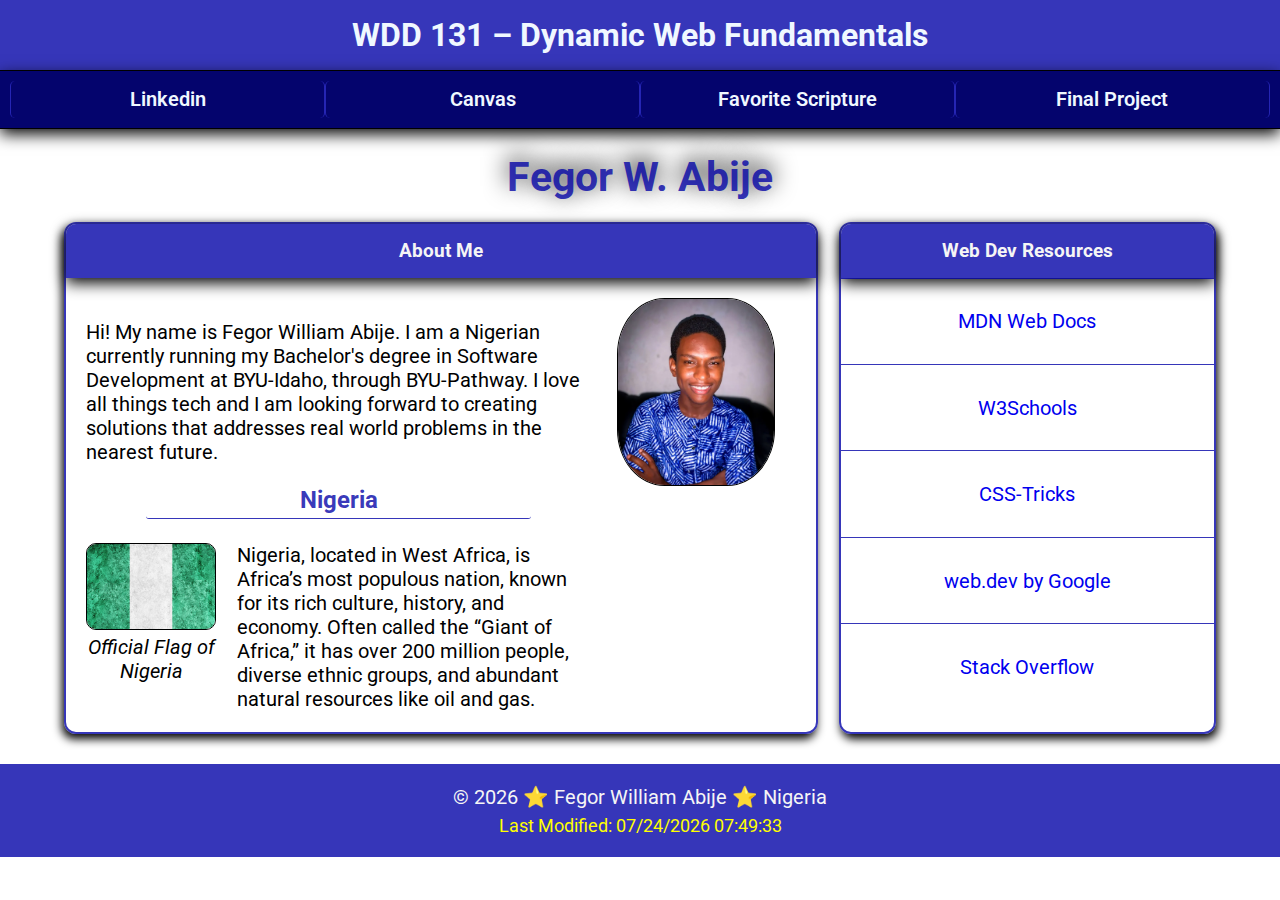
<file: index.html>
<!DOCTYPE html>
<html lang="en">
    <head>
        <meta charset="UTF-8">
        <meta name="viewport" content="width=device-width, initial-scale=1.0">
        <meta name="author" content="Fegor William Abije">
        <meta name="description" content="WDD 131 – Dynamic Web Fundamentals. Fegor Abije's personal website.">

        <link rel="preconnect" href="https://fonts.googleapis.com">
        <link rel="preconnect" href="https://fonts.gstatic.com" crossorigin>
        <link href="https://fonts.googleapis.com/css2?family=Roboto:ital,wght@0,100..900;1,100..900&display=swap"
            rel="stylesheet">

        <title>WDD 131 – Dynamic Web Fundamentals – Fegor Abije</title>
        <link rel="stylesheet" href="styles/base.css">
        <script src="scripts/getdates.js" defer></script>
    </head>
    <body>
        <header>
            <span id="course-title">WDD 131 – Dynamic Web Fundamentals</span>

            <!--Navigation Menu-->
            <nav>
                <ul>
                    <li><a href="https://linkedin.com">Linkedin</a></li>
                    <li><a href="https://byupw.instructure.com">Canvas</a></li>
                    <li><a href="https://www.churchofjesuschrist.org/study/scriptures/nt/matt/5?lang=eng&id=p8#p8">Favorite Scripture</a></li>
                    <li><a href="#">Final Project</a></li>
                </ul>
            </nav>
        </header>
        <main>
            <h1>Fegor W. Abije</h1>

            <!--About Card Section-->
            <section class="card about-section">
                <h2>About Me</h2>

                <!--About Section-->
                <div class="card-position">
                    <!--About Me Section-->
                    <div class="about-me">
                        <img src="images/profile-image.webp" alt="Fegor Abije">

                        <p>Hi! My name is Fegor William Abije. I am a Nigerian currently running my Bachelor's degree in Software Development at BYU-Idaho, through BYU-Pathway. I love all things tech and I am looking forward to creating solutions that addresses real world problems in the nearest future.</p>
                    </div>    

                    <!--About Country (Nigeria) Section-->
                    <div class="country">
                        <h3>Nigeria</h3>

                        <div class="about-nigeria">
                            <figure>
                                <img src="images/nigeria-flag.jpg" alt="Nigeria">
                                <figcaption>Official Flag of Nigeria</figcaption>
                            </figure>
                            
                            <p>Nigeria, located in West Africa, is Africa’s most populous nation, known for its rich culture, history, and economy.
                            Often called the “Giant of Africa,” it has over 200 million people, diverse ethnic groups, and abundant natural
                            resources like oil and gas.
                            </p>
                        </div>
                    </div>
                </div>
            </section>

            <!--Resource Card Section-->
            <section class="card resource-section">
                <h2>Web Dev Resources</h2>

                <!--Resources-->
                <div class="resources">
                    <ul>
                        <li><a href="https://developer.mozilla.org/en-US/">MDN Web Docs</a></li>
                        <li><a href="https://www.w3schools.com/">W3Schools</a></li>
                        <li><a href="https://css-tricks.com/">CSS-Tricks</a></li>
                        <li><a href="https://web.dev/">web.dev by Google</a></li>
                        <li><a href="https://stackoverflow.com/">Stack Overflow</a></li>
                    </ul>
                </div>    
            </section>
        </main>
        <footer>
            <!-- Copyright details -->
            <p>&copy; <span id="currentyear"></span> ⭐ Fegor William Abije ⭐ Nigeria</p>

            <!-- Document Last Modified Date -->
            <p id="lastmodified"></p>
        </footer>
    </body>
</html>
</file>
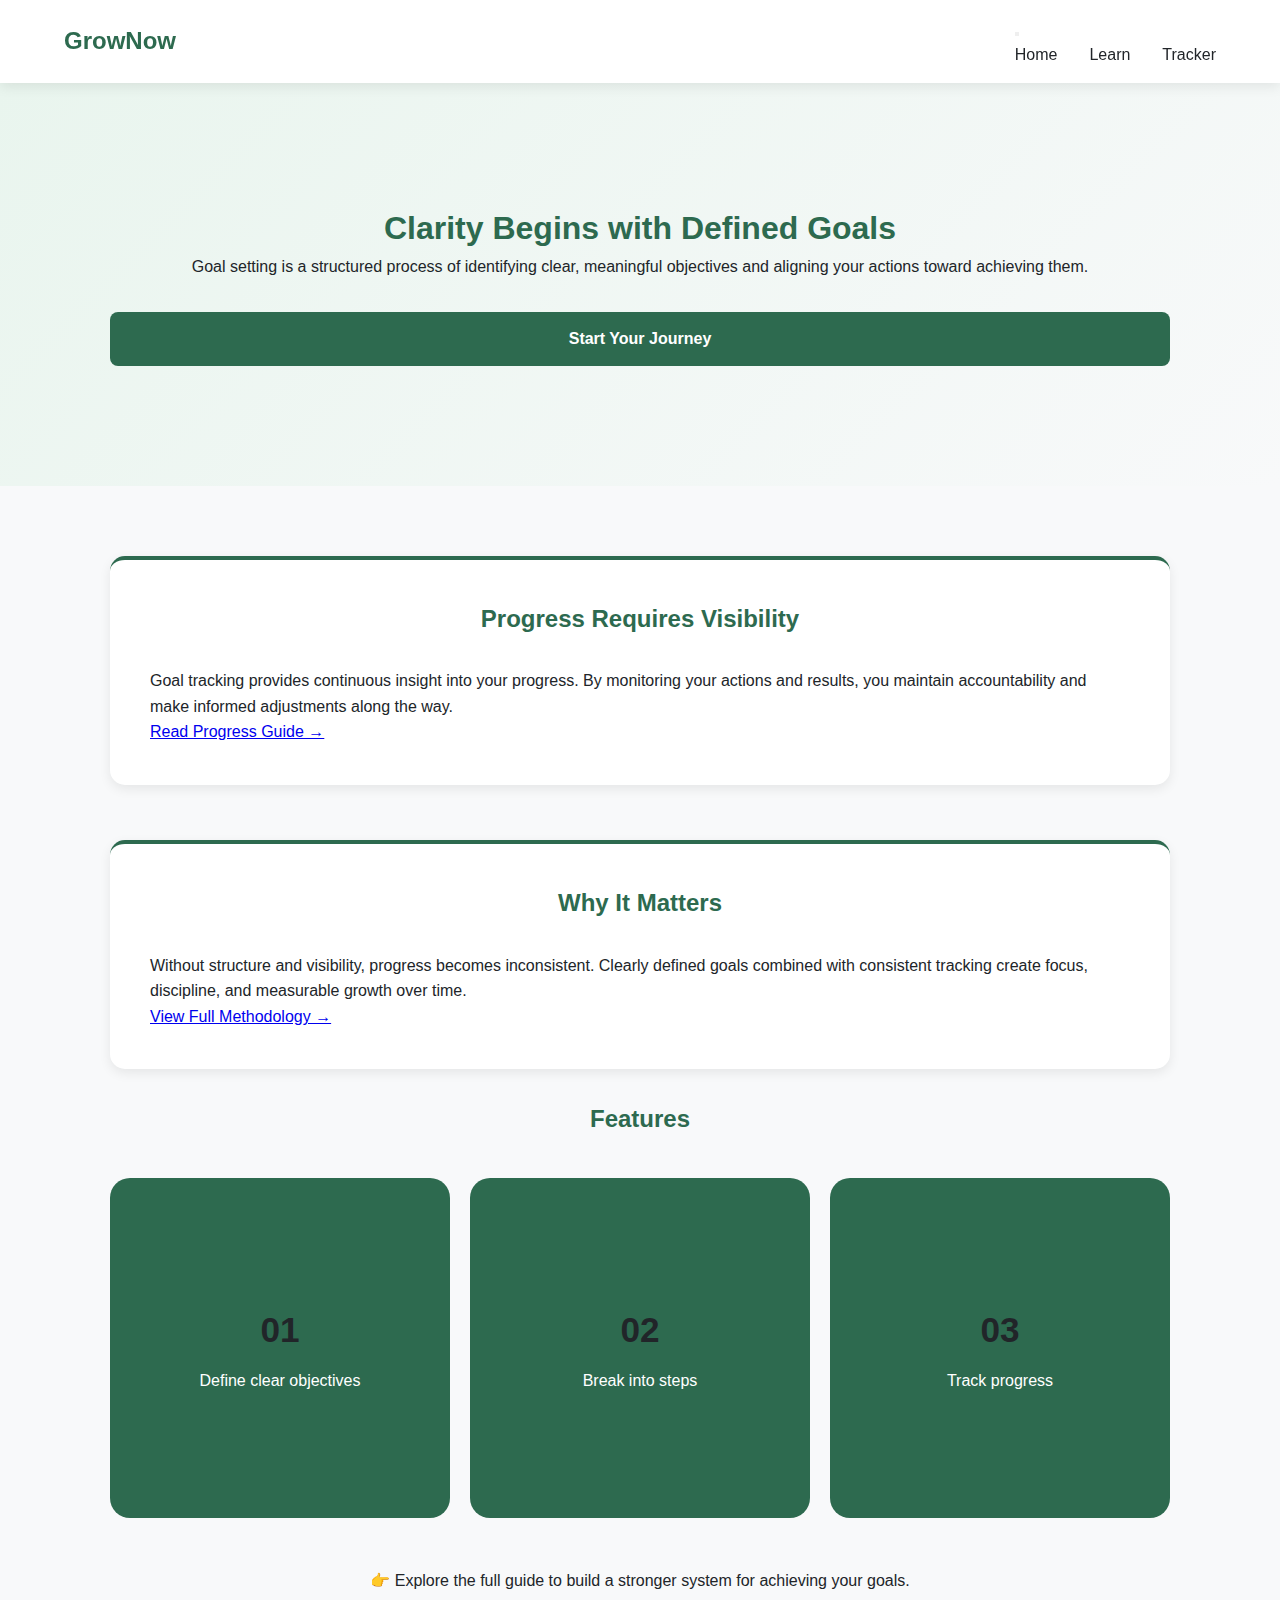
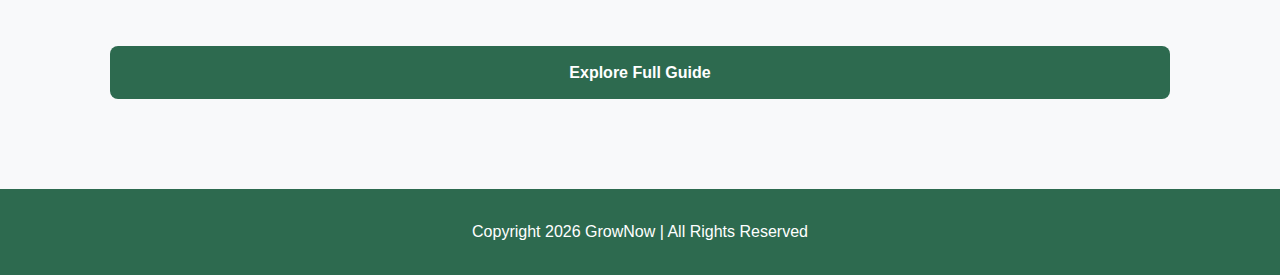
<file: project/index.html>
<!DOCTYPE html>
<html lang="en">
<head>
    <meta charset="UTF-8">
    <meta name="viewport" content="width=device-width, initial-scale=1.0">
    <meta name="description" content="GrowNow helps you define goals and track progress for measurable success.">
    <title>GrowNow | Home</title>
    <link rel="stylesheet" href="styles/grownow.css">
    <script src="scripts/app.js" defer></script>
</head>
<body>
    <header>
        <a href="index.html" class="logo">GrowNow</a>
        <nav>
            <button class="menu-button" title="Toggle navigation menu">
                <div class="menu-bar"></div>
                <div class="menu-bar"></div>
                <div class="menu-bar"></div>
            </button>

            <ul class="nav-links">
                <li><a href="index.html">Home</a></li>
                <li><a href="education.html">Learn</a></li>
                <li><a href="app.html">Tracker</a></li>
            </ul>
        </nav>
    </header>

    <main>
        <section class="hero">
            <div class="container">
                <h1>Clarity Begins with Defined Goals</h1>
                <p>Goal setting is a structured process of identifying clear, meaningful objectives and aligning your actions toward achieving them.</p>
                <a href="app.html" class="btn-primary">Start Your Journey</a>
            </div>
        </section>

        <section class="container">
            <div class="feature-list">
                <div class="feature-card">
                    <h2>Progress Requires Visibility</h2>
                    <p>Goal tracking provides continuous insight into your progress. By monitoring your actions and results, you maintain accountability and make informed adjustments along the way.</p>
                    <a href="education.html" class="btn-link">Read Progress Guide →</a>
                </div>

                <div class="feature-card">
                    <h2>Why It Matters</h2>
                    <p>Without structure and visibility, progress becomes inconsistent. Clearly defined goals combined with consistent tracking create focus, discipline, and measurable growth over time.</p>
                    <a href="education.html" class="btn-link">View Full Methodology →</a>
                </div>
            </div>

            <h2>Features</h2>
            <div class="feature-grid">
                <div class="feature-item">
                    <h3>01</h3>
                    <p>Define clear objectives</p>
                </div>
                <div class="feature-item">
                    <h3>02</h3>
                    <p>Break into steps</p>
                </div>
                <div class="feature-item">
                    <h3>03</h3>
                    <p>Track progress</p>
                </div>
            </div>

            <div style="text-align:center; margin-top: 50px;">
                <p style="margin-bottom: 20px;">👉 Explore the full guide to build a stronger system for achieving your goals.</p>
                <a href="education.html" class="btn-primary">Explore Full Guide</a>
            </div>
        </section>
    </main>

    <footer>
        <p>Copyright 2026 GrowNow | All Rights Reserved</p>
    </footer>
</body>
</html>
</file>
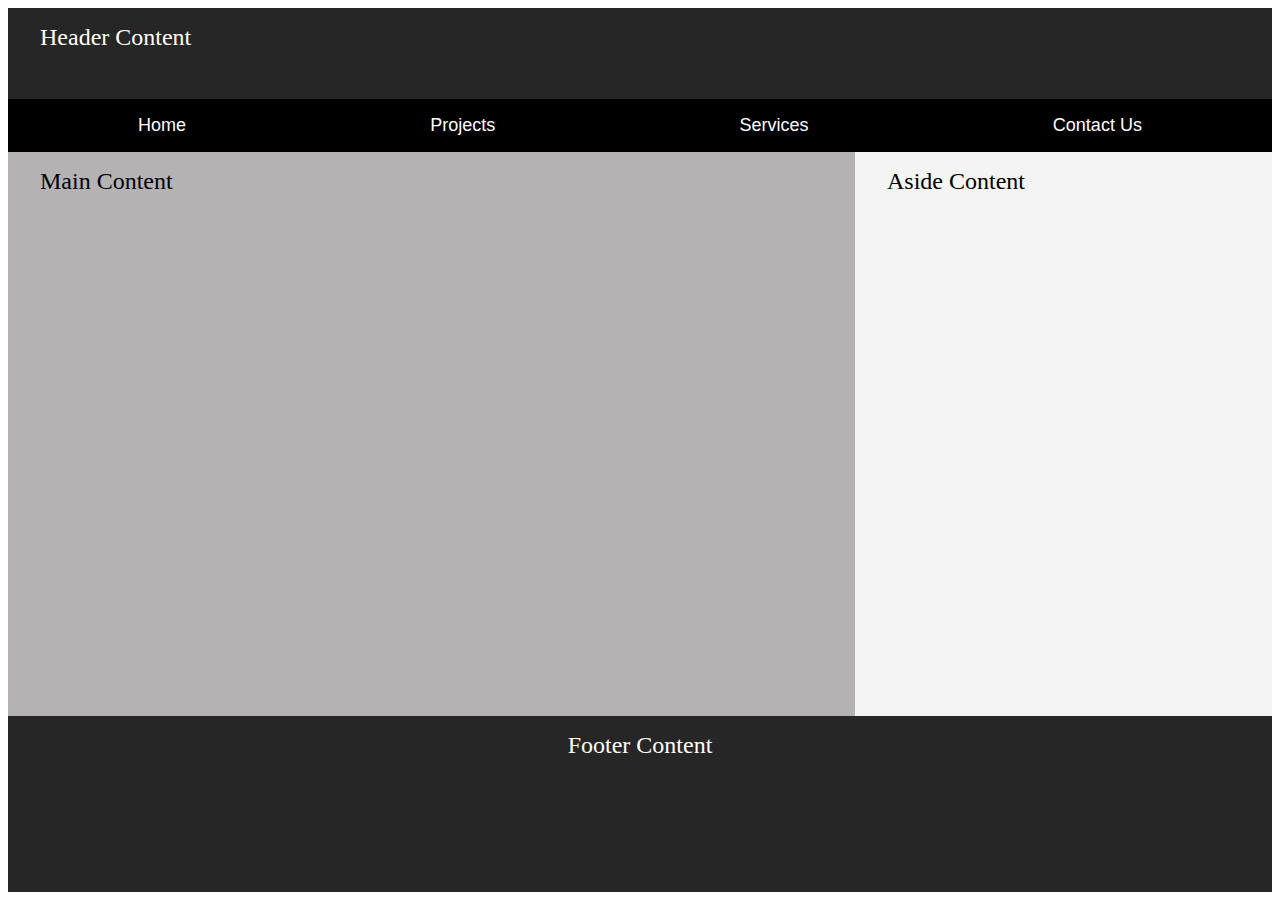
<file: week01/index.html>
<!DOCTYPE html>
<html lang="en">
    <head>
        <meta charset="UTF-8">
        <meta name="viewport" content="width=device-width, initial-scale=1.0">
        <title>WDD131 || Fegor William Abije</title>
        <link rel="stylesheet" href="styles/layout.css">
    </head>
    <body>
        <header>
            <div>Header Content</div>
            <nav>
                <ul>
                    <li>Home</li>
                    <li>Projects</li>
                    <li>Services</li>
                    <li>Contact Us</li>
                </ul>
            </nav>
        </header>
        <main>
            Main Content
        </main>

        <aside>Aside Content</aside>
        <footer>
            Footer Content
        </footer>
    </body>
</html>
</file>
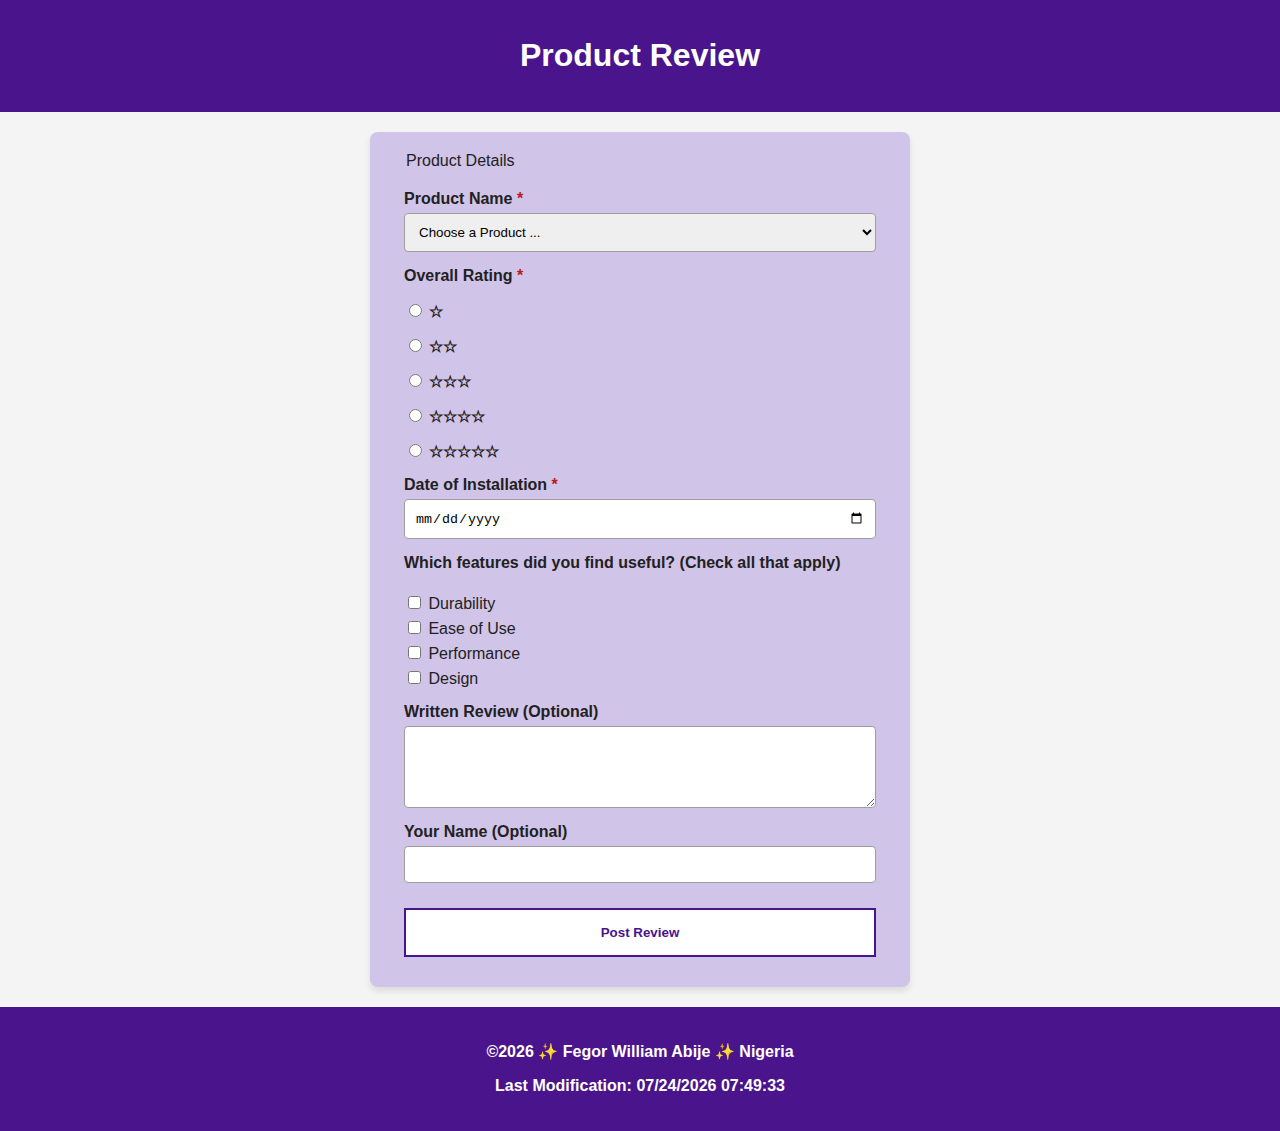
<file: form.html>
<!DOCTYPE html>
<html lang="en">
<head>
    <meta charset="UTF-8">
    <meta name="viewport" content="width=device-width, initial-scale=1.0">
    <title>Product Review Form</title>
    <meta name="description" content="Submit a review for our latest products.">
    <link rel="stylesheet" href="week05/styles/forms.css">
    <script src="week05/scripts/form.js" defer></script>
</head>
<body>
    <header>
        <h1>Product Review</h1>
    </header>
    <main>
        <form id="reviewForm" action="review.html" method="get">
            <fieldset>
                <legend>Product Details</legend>
                
                <label for="productName">Product Name <span class="required">*</span></label>
                <select id="productName" name="productName" required>
                    <option value="" disabled selected>Choose a Product ...</option>
                </select>

                <div class="rating-group">
                    <p>Overall Rating <span class="required">*</span></p>
                    <div class="stars">
                        <label><input type="radio" name="rating" value="1" required> <span>☆</span></label>
                        <label><input type="radio" name="rating" value="2"> <span>☆☆</span></label>
                        <label><input type="radio" name="rating" value="3"> <span>☆☆☆</span></label>
                        <label><input type="radio" name="rating" value="4"> <span>☆☆☆☆</span></label>
                        <label><input type="radio" name="rating" value="5"> <span>☆☆☆☆☆</span></label>
                    </div>
                </div>

                <label for="installDate">Date of Installation <span class="required">*</span></label>
                <input type="date" id="installDate" name="installDate" required>

                <p>Which features did you find useful? (Check all that apply)</p>
                <div class="checkbox-group">
                    <label><input type="checkbox" name="features" value="durability" id="durability"> Durability</label>
                    <label><input type="checkbox" name="features" value="ease" id="ease"> Ease of Use</label>
                    <label><input type="checkbox" name="features" value="performance" id="performance"> Performance</label>
                    <label><input type="checkbox" name="features" value="design" id="design"> Design</label>
                </div>

                <label for="writtenReview">Written Review (Optional)</label>
                <textarea id="writtenReview" name="writtenReview" rows="4"></textarea>

                <label for="userName">Your Name (Optional)</label>
                <input type="text" id="userName" name="userName">

                <input type="submit" value="Post Review">
            </fieldset>
        </form>
    </main>
    <footer>
        <p>&copy;<span id="currentYear"></span> ✨ Fegor William Abije ✨ Nigeria</p>
        <p>Last Modification: <span id="lastMod"></span></p>
    </footer>
</body>
</html>
</file>
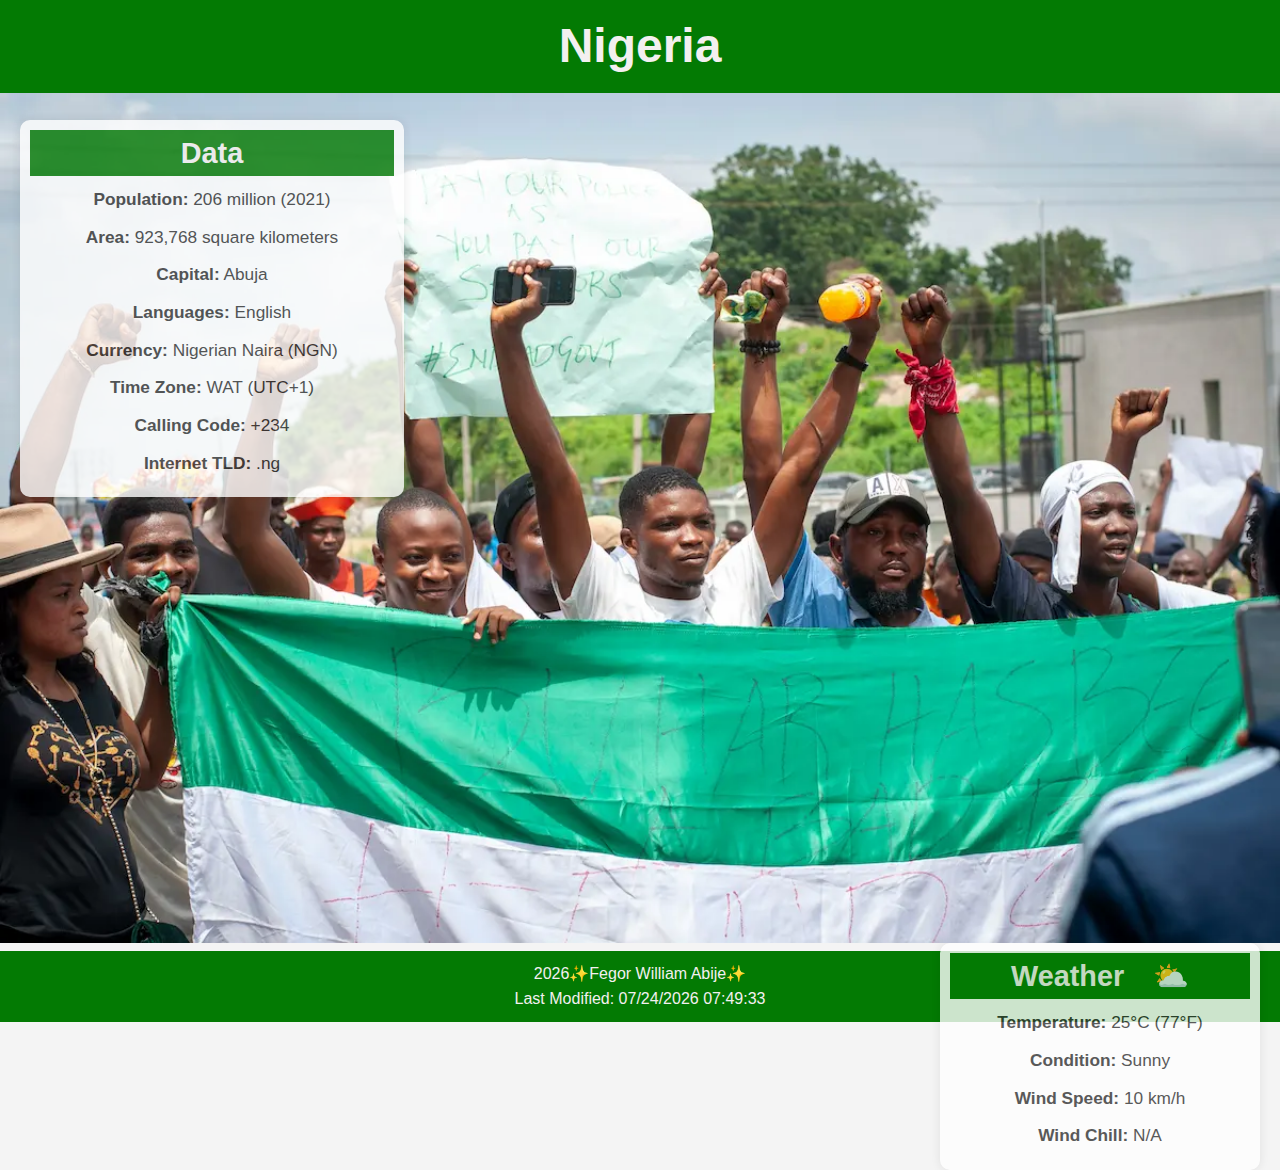
<file: place.html>
<!DOCTYPE html>
<html lang="en">
<head>
    <meta charset="UTF-8">
    <meta name="viewport" content="width=device-width, initial-scale=1.0">
    <meta name="description" content="This is the country page for Fegor William Abije's WDD131 Dynamic Web Fundamentals class project.">
    <meta name="author" content="Fegor William Abije">
    <title>Fegor William Abije - Country Page || WDD131 Dynamic Web Fundamentals</title>
    <link rel="stylesheet" href="week03/styles/place.css">
    <script src="week03/scripts/place.js" defer></script>
    <script src="scripts/getdates.js" defer></script>
</head>
<body>
    <header>
        <h1>Nigeria</h1>
    </header>
    <main>
        <div class="hero-section">
            <picture>
                <!-- <source srcset="images/nigeria's-flag-view.webp" media="(max-width: 768px)"> -->
                <source srcset="week03/images/nigerians-cheering.webp" media="(min-width: 1000px)">
                <img class="hero-image" src="week03/images/nigeria's-flag-view.webp" alt="Nigeria">
            </picture>

            <div class="country-data">
            <section class="data-section">
            <h2>Data</h2>
            <ul>
                <li><strong>Population:</strong> 206 million (2021)</li>
                <li><strong>Area:</strong> 923,768 square kilometers</li>
                <li><strong>Capital:</strong> Abuja</li>
                <li><strong>Languages:</strong> English</li>
                <li><strong>Currency:</strong> Nigerian Naira (NGN)</li>
                <li><strong>Time Zone:</strong> WAT (UTC+1)</li>
                <li><strong>Calling Code:</strong> +234</li>
                <li><strong>Internet TLD:</strong> .ng</li>
            </ul>
        </section>
        <section class="weather-section">
            <h2>Weather</h2>
            <img class="weather-icon" src="week03/images/icons/cloudy_1163661.png" alt="weather icon">
            <ul>
                <li><strong>Temperature:</strong> 25°C (77°F)</li>
                <li><strong>Condition:</strong> Sunny</li>
                <li><strong>Wind Speed:</strong> 10 km/h</li>
                <li><strong>Wind Chill:</strong> <span id="windchill"></span></li>
            </ul>
        </section>
        </div>
        </div>
    </main>
    <footer>
        <p><span id="currentyear"></span>✨Fegor William Abije✨</p>
        <p id="lastmodified"></p>
    </footer>
</body>
</html>
</file>
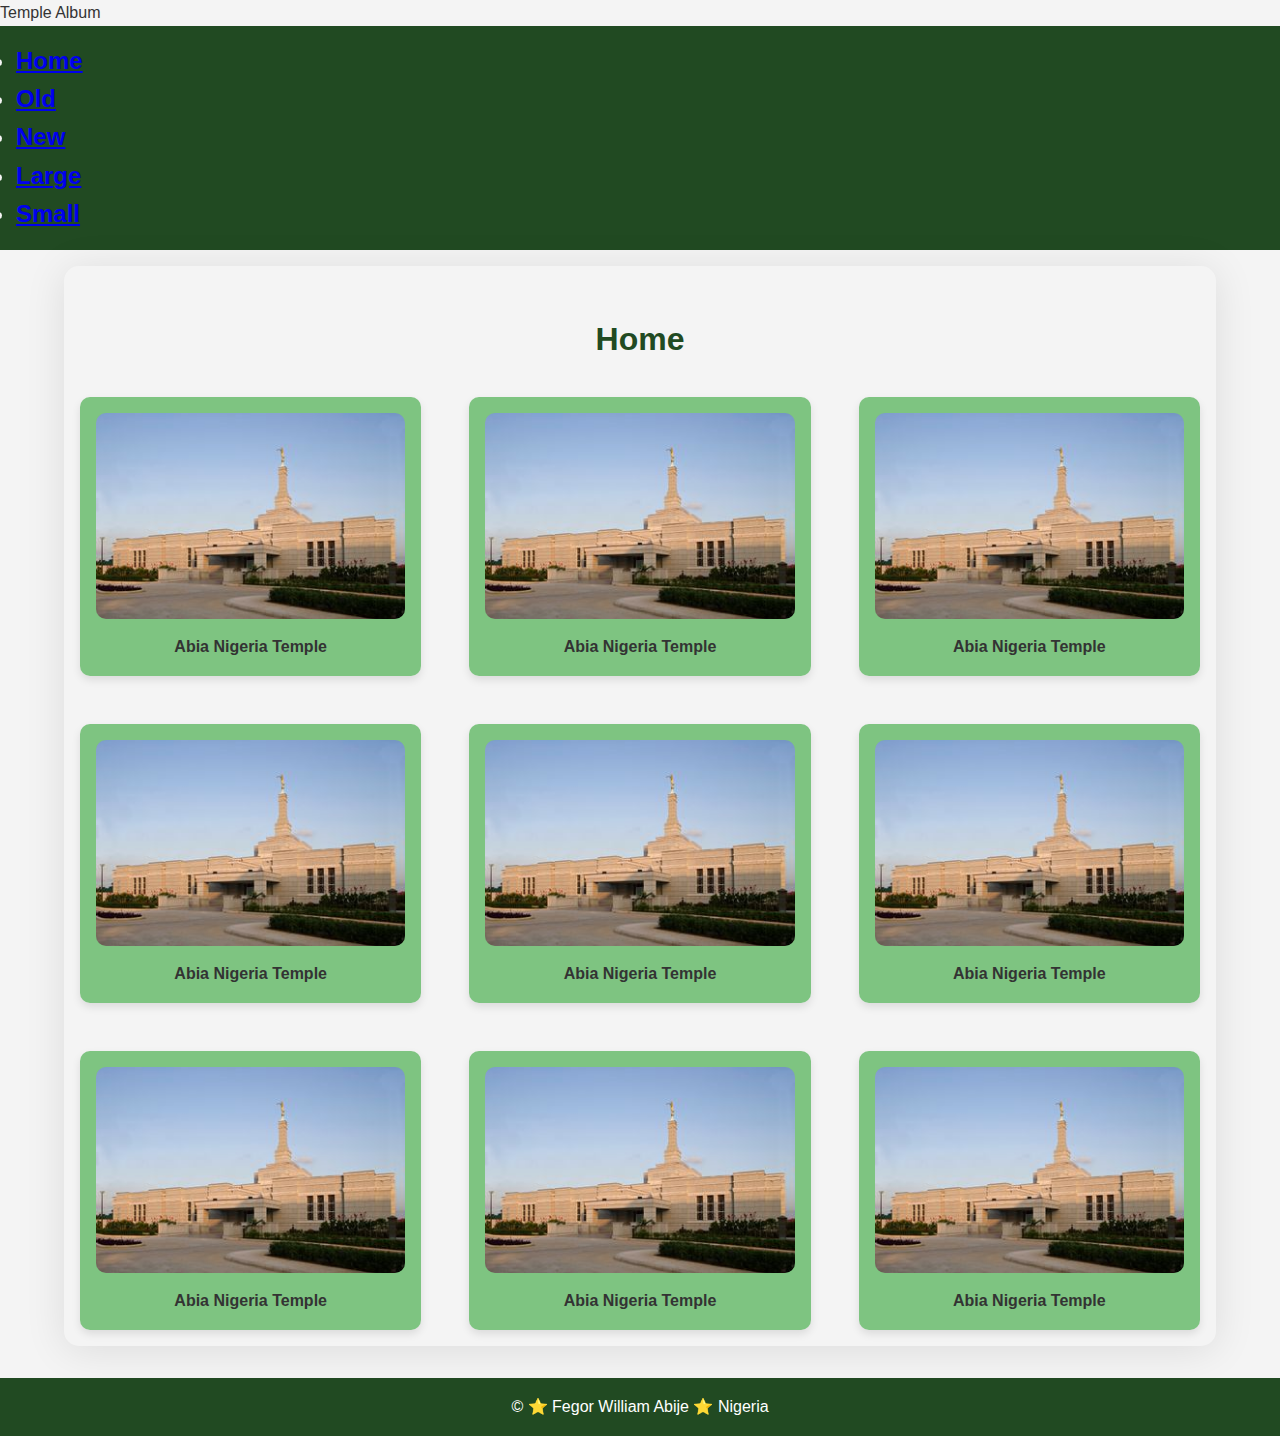
<file: temples.html>
<!DOCTYPE html>
<html lang="en">
    <head>
        <meta charset="UTF-8">
        <meta name="viewport" content="width=device-width, initial-scale=1.0">
        <title>Temple Album</title>
        <link rel="stylesheet" href="styles/temples.css">
        <link rel="stylesheet" href="styles/temples-large.css">
        <script src="scripts/temples.js" defer></script>
    </head>
    <body>
        <header>
            Temple Album

            <nav>
                <ul>
                    <li><a href="#">Home</a></li>
                    <li><a href="#">Old</a></li>
                    <li><a href="#">New</a></li>
                    <li><a href="#">Large</a></li>
                    <li><a href="#">Small</a></li>
                </ul>
            </nav>
        </header>

        <main>
            <h1>Home</h1>

            <div class="temples-grid">
                <figure>
                    <img src="images/aba-nigeria-temple.jpeg" alt="Abia Nigeria Temple">
                    <figcaption>Abia Nigeria Temple</figcaption>
                </figure>

                <figure>
                    <img src="images/aba-nigeria-temple.jpeg" alt="Abia Nigeria Temple">
                    <figcaption>Abia Nigeria Temple</figcaption>
                </figure>

                <figure>
                    <img src="images/aba-nigeria-temple.jpeg" alt="Abia Nigeria Temple">
                    <figcaption>Abia Nigeria Temple</figcaption>
                </figure>

                <figure>
                    <img src="images/aba-nigeria-temple.jpeg" alt="Abia Nigeria Temple">
                    <figcaption>Abia Nigeria Temple</figcaption>
                </figure>

                <figure>
                    <img src="images/aba-nigeria-temple.jpeg" alt="Abia Nigeria Temple">
                    <figcaption>Abia Nigeria Temple</figcaption>
                </figure>

                <figure>
                    <img src="images/aba-nigeria-temple.jpeg" alt="Abia Nigeria Temple">
                    <figcaption>Abia Nigeria Temple</figcaption>
                </figure>

                <figure>
                    <img src="images/aba-nigeria-temple.jpeg" alt="Abia Nigeria Temple">
                    <figcaption>Abia Nigeria Temple</figcaption>
                </figure>

                <figure>
                    <img src="images/aba-nigeria-temple.jpeg" alt="Abia Nigeria Temple">
                    <figcaption>Abia Nigeria Temple</figcaption>
                </figure>

                <figure>
                    <img src="images/aba-nigeria-temple.jpeg" alt="Abia Nigeria Temple">
                    <figcaption>Abia Nigeria Temple</figcaption>
                </figure>
            </div>
        </main>
        <footer>
            <p>&copy; <span id="currentyear"></span> ⭐ Fegor William Abije ⭐ Nigeria</p>
            <p id="lastmodified"></p>
        </footer>
    </body>
</html>
</file>
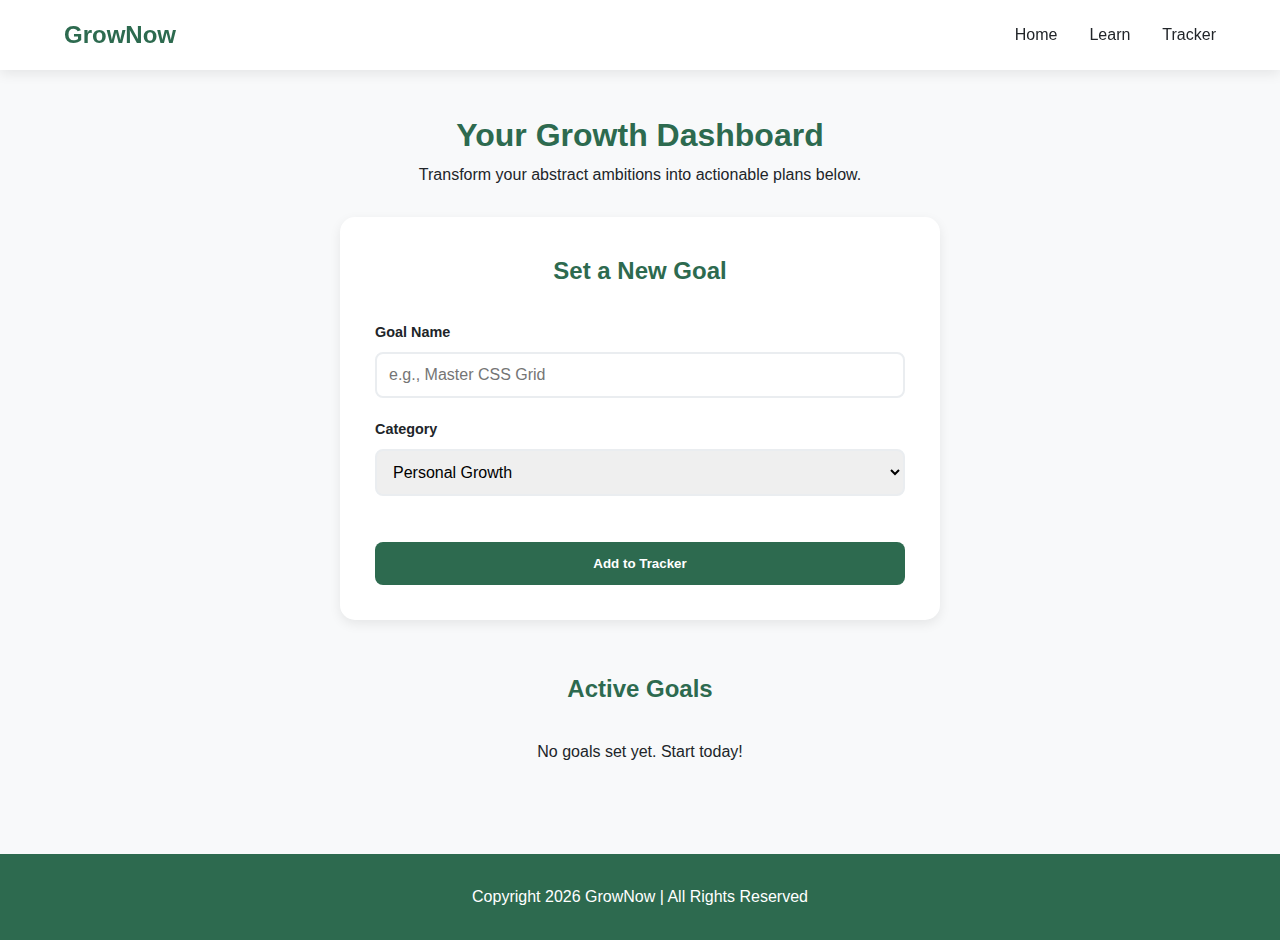
<file: project/app.html>
<!DOCTYPE html>
<html lang="en">
<head>
    <meta charset="UTF-8">
    <meta name="viewport" content="width=device-width, initial-scale=1.0">
    <meta name="description" content="GrowNow Goal Tracker - Manage and monitor your path to success.">
    <title>GrowNow | Goal Tracker</title>
    <link rel="stylesheet" href="styles/grownow.css">
    <script src="scripts/app.js" defer></script>
</head>
<body>
    <header>
        <a href="index.html" class="logo">GrowNow</a>
        <nav>
            <ul class="nav-links">
                <li><a href="index.html">Home</a></li>
                <li><a href="education.html">Learn</a></li>
                <li><a href="app.html">Tracker</a></li>
            </ul>
        </nav>
    </header>

    <main class="container">
        <section class="tracker-intro">
            <h1>Your Growth Dashboard</h1>
            <p>Transform your abstract ambitions into actionable plans below.</p>
        </section>

        <section class="form-box">
            <h2>Set a New Goal</h2>
            <form id="goal-form">
                <label for="goalName">Goal Name</label>
                <input type="text" id="goalName" placeholder="e.g., Master CSS Grid" required>

                <label for="goalCategory">Category</label>
                <select id="goalCategory">
                    <option value="Personal">Personal Growth</option>
                    <option value="Education">Education</option>
                    <option value="Business">Professional/Business</option>
                    <option value="Health">Health & Wellness</option>
                </select>

                <button type="submit" class="btn-primary">Add to Tracker</button>
            </form>
        </section>

        <section>
            <h2>Active Goals</h2>
            <div id="goal-display" class="feature-list">
                </div>
        </section>
    </main>

    <footer>
        <p>Copyright 2026 GrowNow | All Rights Reserved</p>
    </footer>
</body>
</html>
</file>
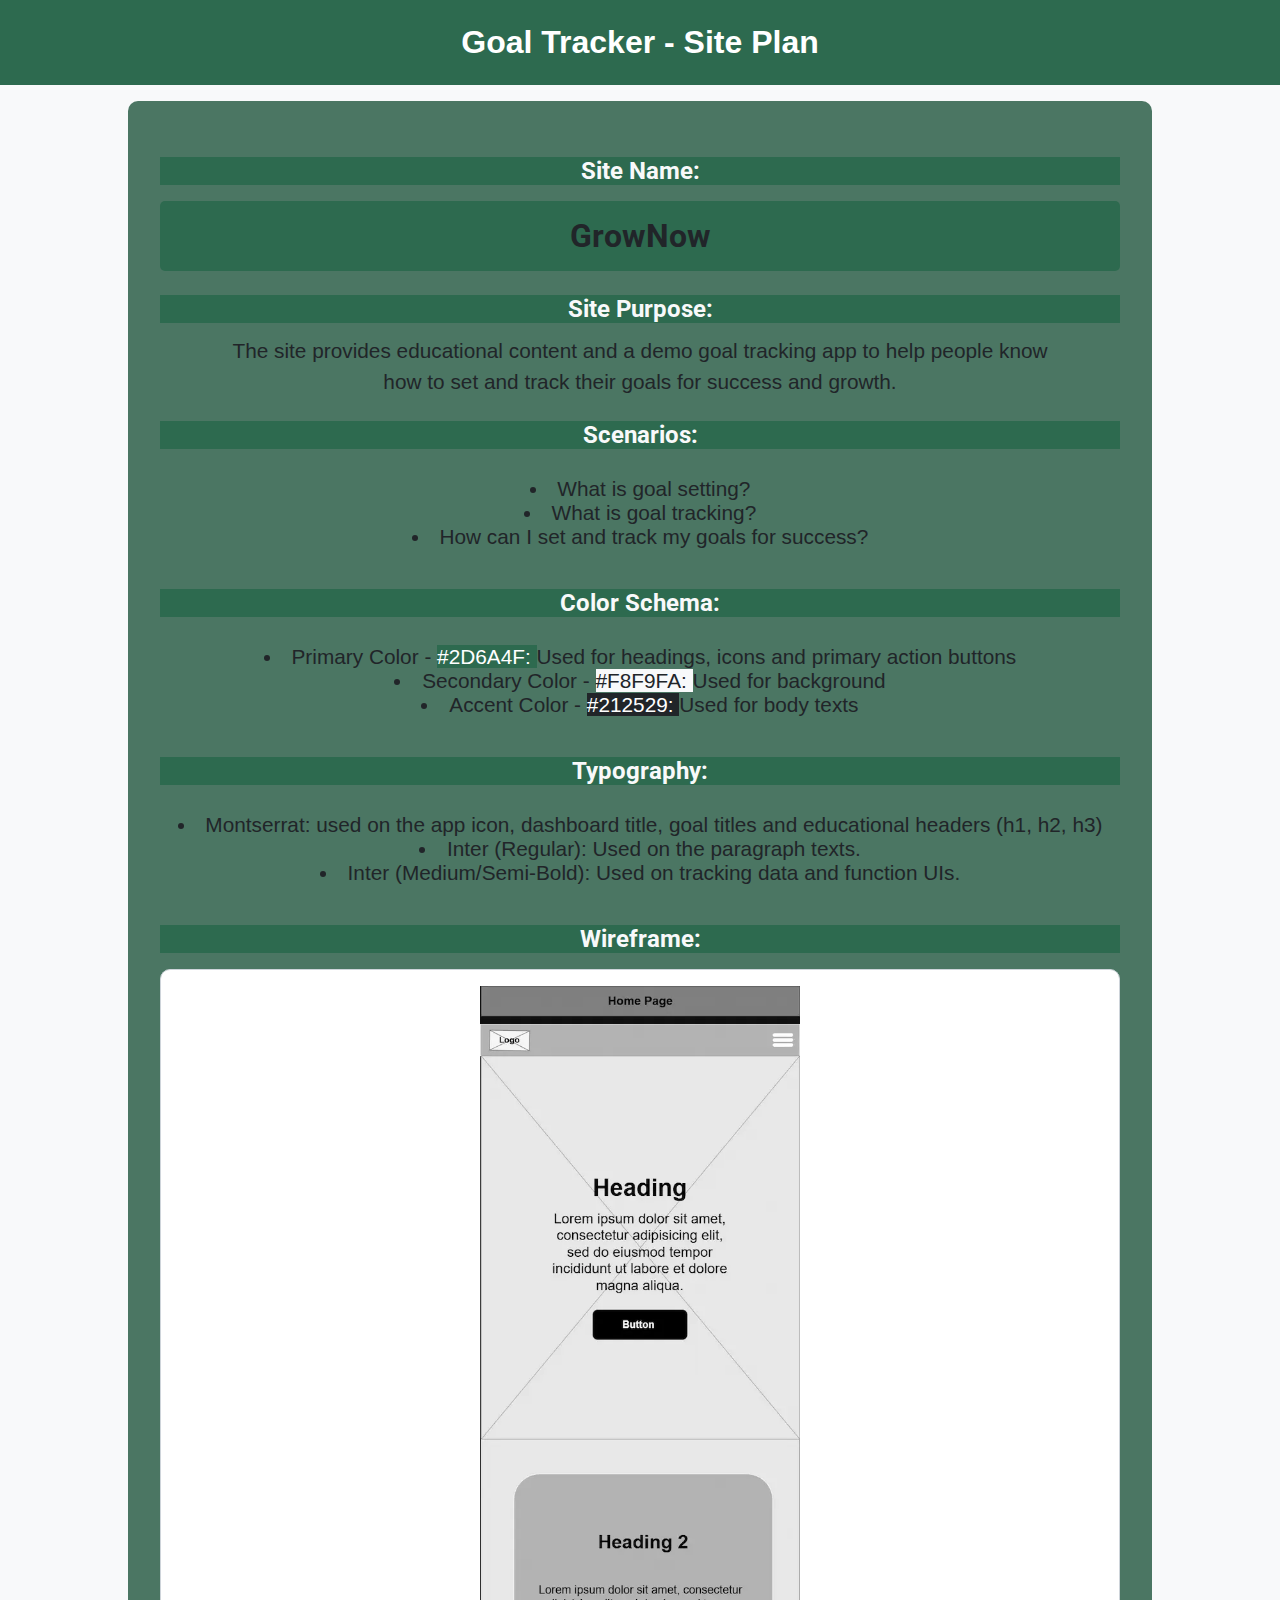
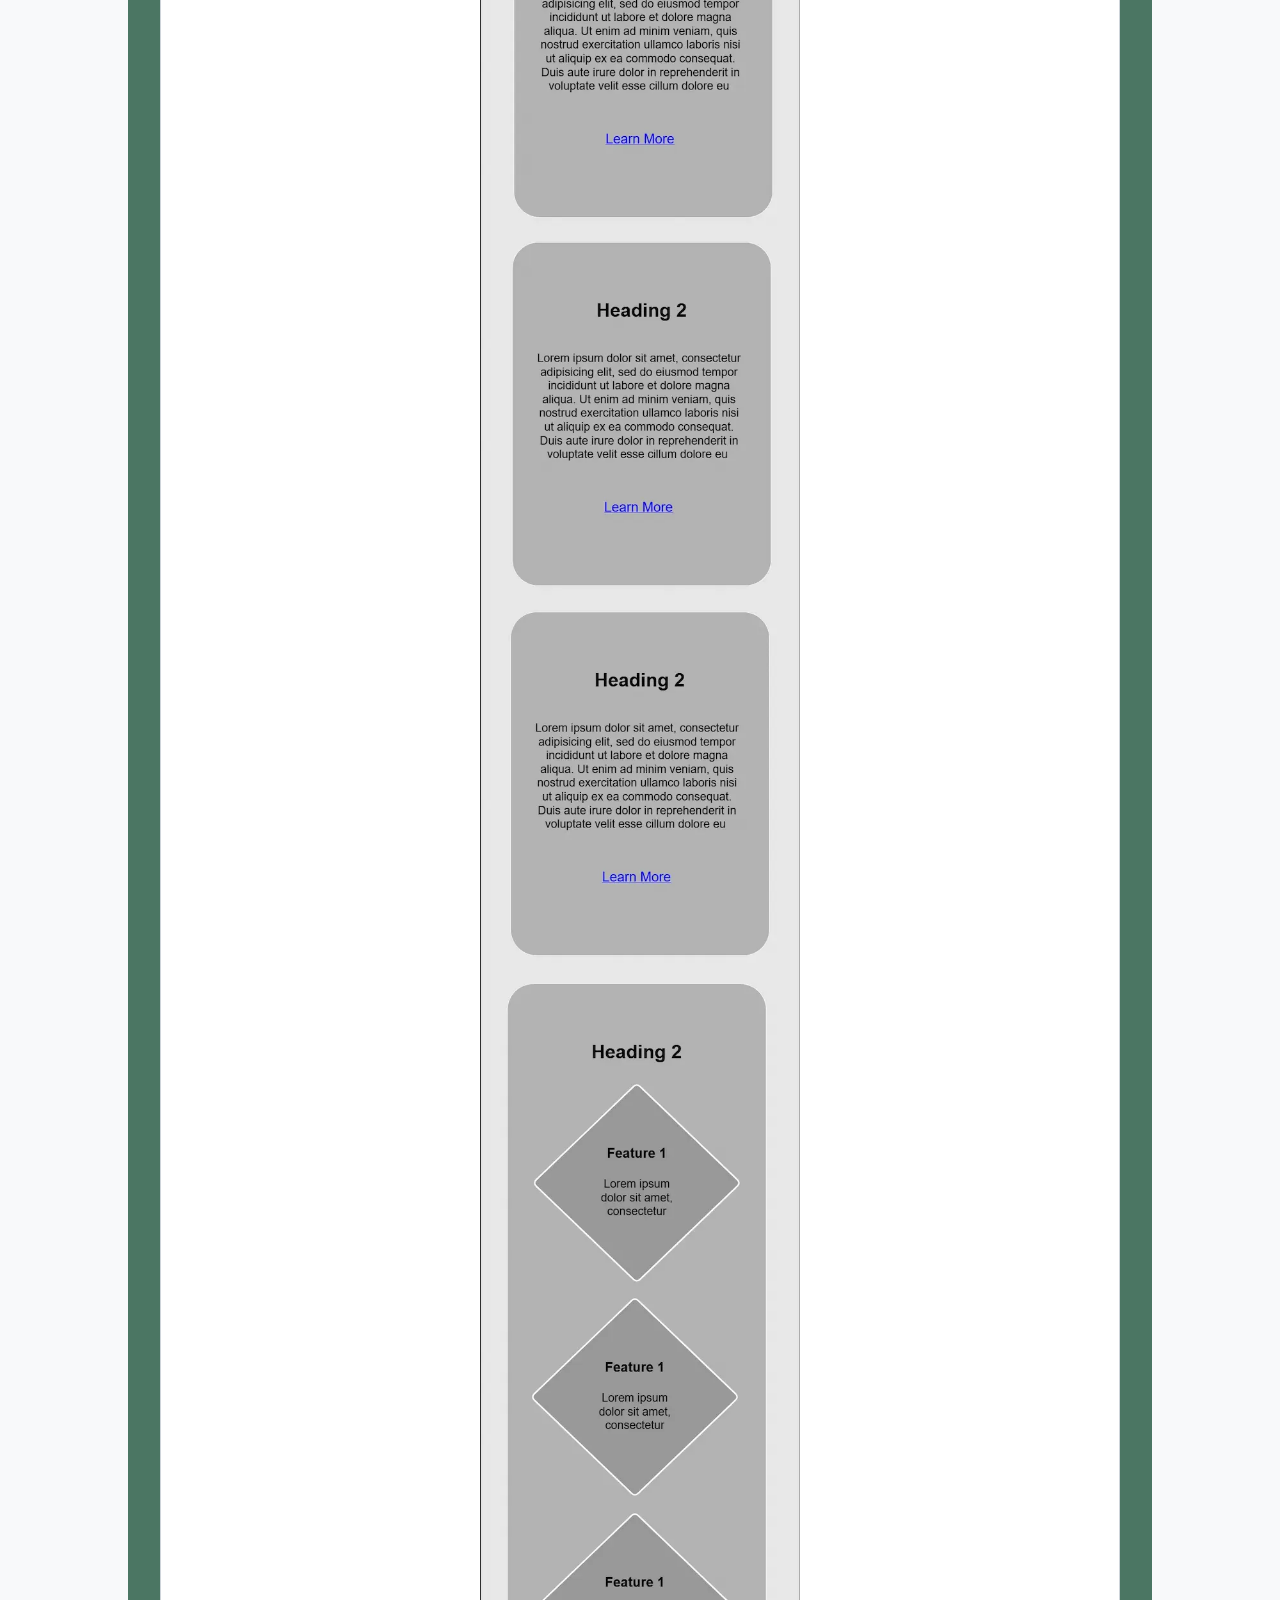
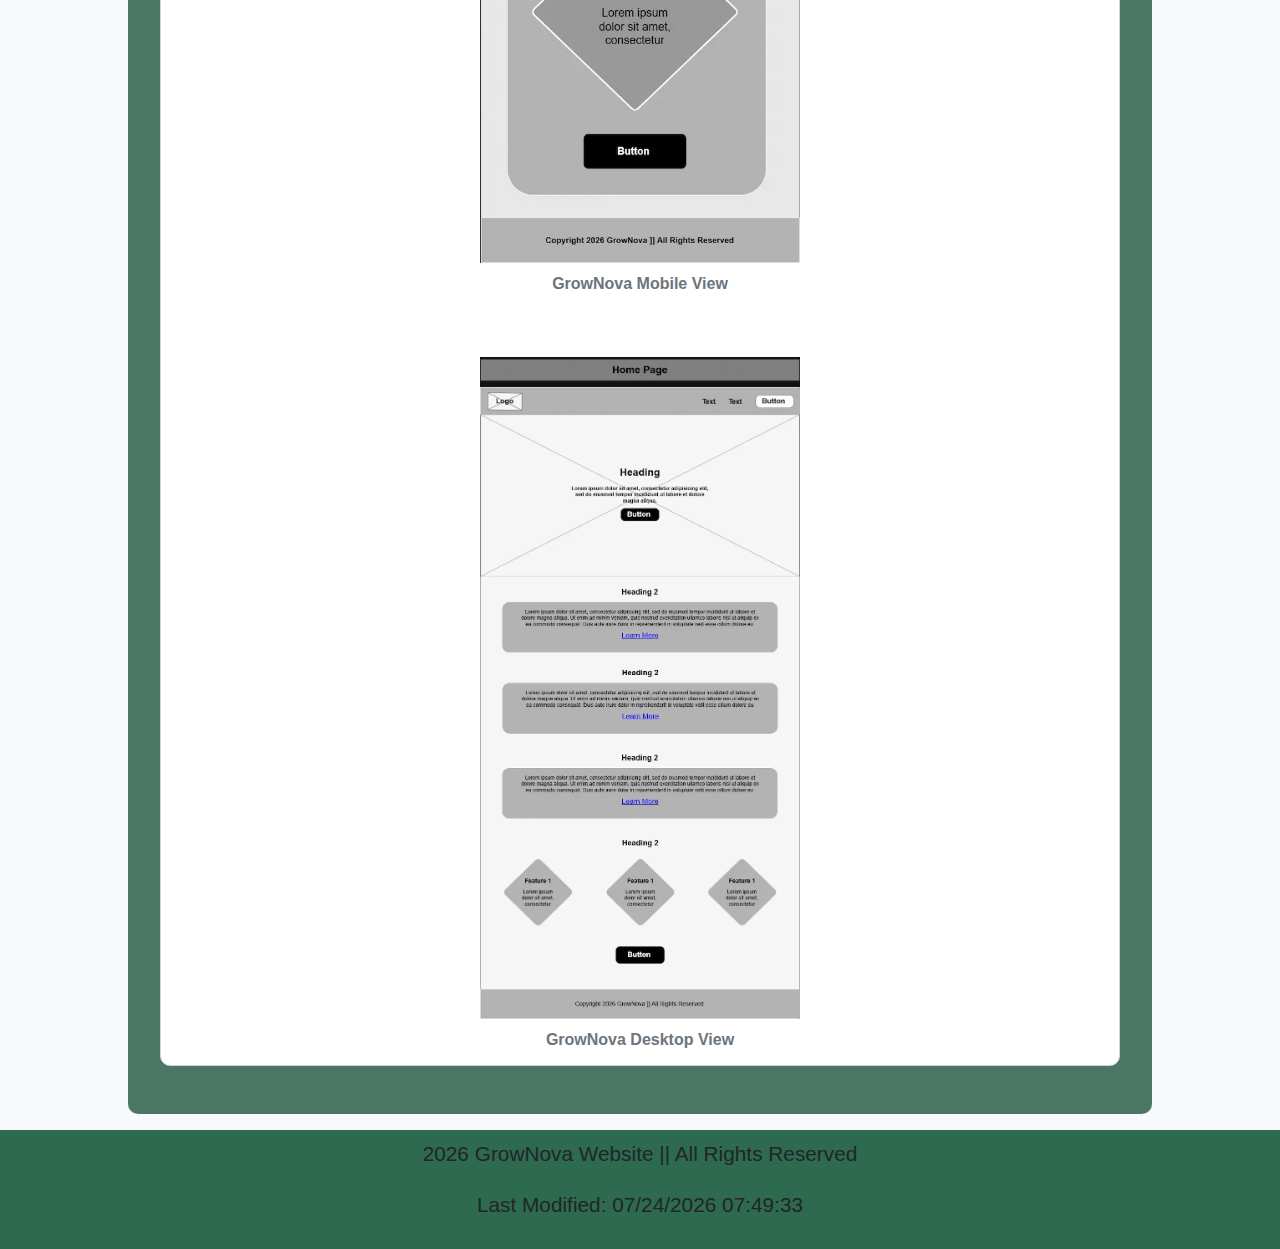
<file: project/siteplan.html>
<!DOCTYPE html>
<html lang="en">
<head>
    <meta charset="UTF-8">
    <meta name="viewport" content="width=device-width, initial-scale=1.0">
    <meta name="description" content="A site plan for the Goal Tracker Website, covering site name, purpose, scenarios, color schema, typography and wireframes.">
    <meta name="author" content="Fegor William Abije">
    <title>Product Review: Goal Tracker Site Plan</title>
    <link rel="stylesheet" href="styles/siteplan.css">
    <script src="../scripts/getdates.js" defer></script>
    <link rel="preconnect" href="https://fonts.googleapis.com">
    <link rel="preconnect" href="https://fonts.gstatic.com" crossorigin>
    <link href="https://fonts.googleapis.com/css2?family=Montserrat:ital,wght@0,100..900;1,100..900&family=Roboto:ital,wght@0,100..900;1,100..900&display=swap" rel="stylesheet">
    <link rel="preconnect" href="https://fonts.googleapis.com">
    <link rel="preconnect" href="https://fonts.gstatic.com" crossorigin>
    <link href="https://fonts.googleapis.com/css2?family=Inter:ital,opsz,wght@0,14..32,100..900;1,14..32,100..900&family=Montserrat:ital,wght@0,100..900;1,100..900&family=Roboto:ital,wght@0,100..900;1,100..900&display=swap" rel="stylesheet">
</head>
<body>
    <header>
        <h1>Goal Tracker - Site Plan</h1>
    </header>
    <main>
        <h2>Site Name:</h2>
        <h3 class="project-name">GrowNow</h3>

        <h2>Site Purpose:</h2>
        <p>The site provides educational content and a demo goal tracking app to help people know how to set and track their goals for success and growth.</p>

        <h2>Scenarios:</h2>
        <ul>
            <li>What is goal setting?</li>
            <li>What is goal tracking?</li>
            <li>How can I set and track my goals for success?</li>
        </ul>

        <h2>Color Schema:</h2>
        <ul>
            <li><span class="bold">Primary Color - </span><span class="primary-color">#2D6A4F: </span>Used for headings, icons and primary action buttons</li>
            <li><span class="bold">Secondary Color - </span><span class="secondary-color">#F8F9FA: </span>Used for background</li>
            <li><span class="bold">Accent Color - </span><span class="accent-color">#212529: </span>Used for body texts</li>
        </ul>

        <h2>Typography:</h2>
        <ul>
            <li>Montserrat: used on the app icon, dashboard title, goal titles and educational headers (h1, h2, h3)</li>
            <li>Inter (Regular): Used on the paragraph texts.</li>
            <li>Inter (Medium/Semi-Bold): Used on tracking data and function UIs.</li>
        </ul>

        <h2>Wireframe:</h2>
        <div class="wireframes">
            <figure>
                <img src="images/grownova-mobile-view.webp" alt="GrowNova Mobile View" width="60">
                <figcaption>GrowNova Mobile View</figcaption>
            </figure>

            <figure>
                <img src="images/grownova-desktop-view.webp" alt="GrowNova Desktop View" width="60">
                <figcaption>GrowNova Desktop View</figcaption>
            </figure>
        </div>
    </main>
    <footer>
        <p><span id="currentyear"></span> GrowNova Website || All Rights Reserved</p>
        <p id="lastmodified"></p>
    </footer>
</body>
</html>
</file>
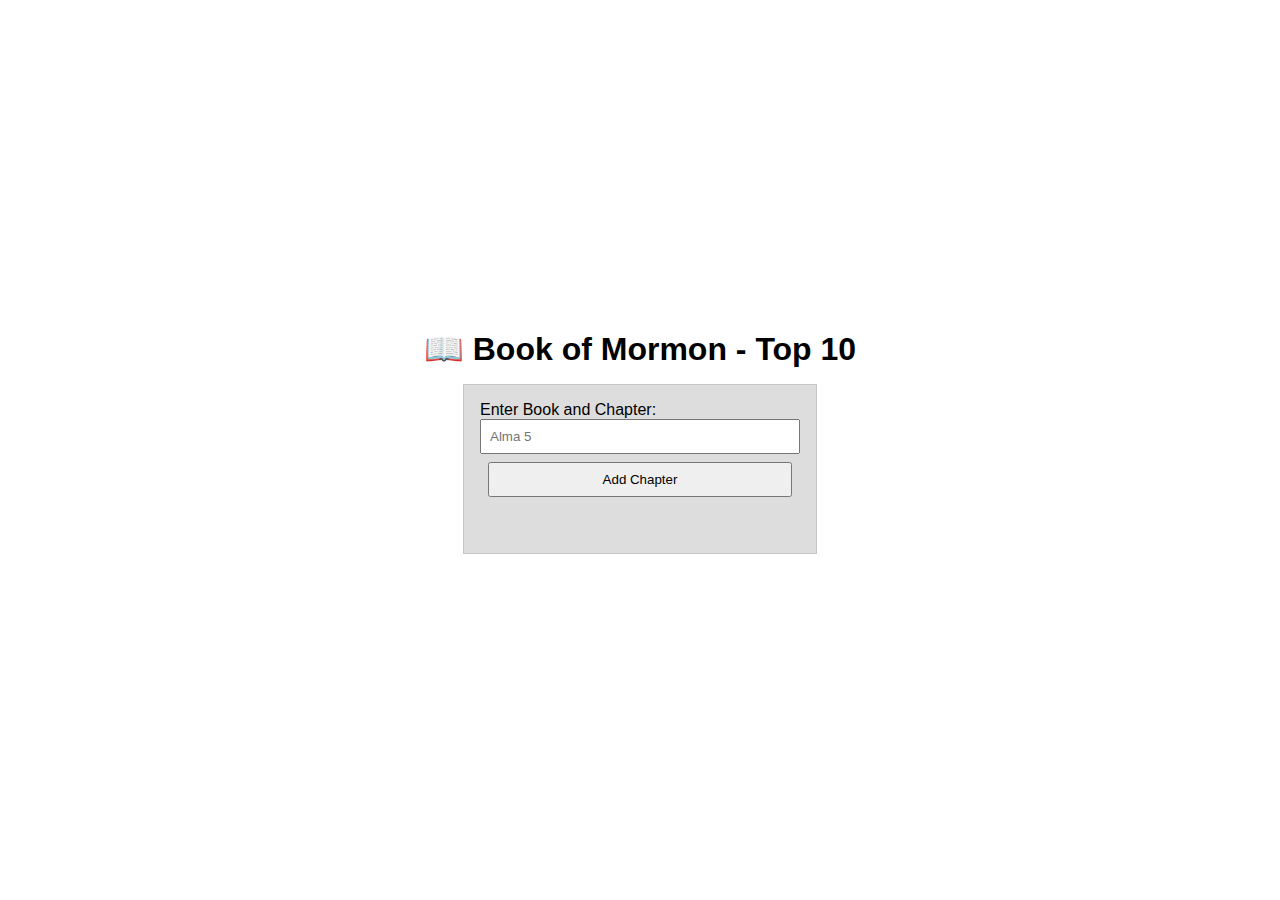
<file: week02/bom.html>
<!DOCTYPE html>
<html lang="en">
    <head>
        <meta charset="utf-8">
        <meta name="description" content="Book of Mormon Application">
        <meta name="author" content="Fegor William Abije">
        <meta name="viewport" content="width=device-width, initial-scale=1.0">
        <title>Book of Mormon App</title>
        <link rel="stylesheet" href="styles/bom.css">
        <script src="scripts/bom.js" defer></script>
    </head>
    <body>
        <h1>📖 Book of Mormon - Top 10</h1>
        <main>
            <label for="favchap">Enter Book and Chapter: </label>
            <input type="text" id="favchap" placeholder="Alma 5">
            <button type="submit">Add Chapter</button>
            <ul id="list"></ul>
        </main>
    </body>
</html>
</file>
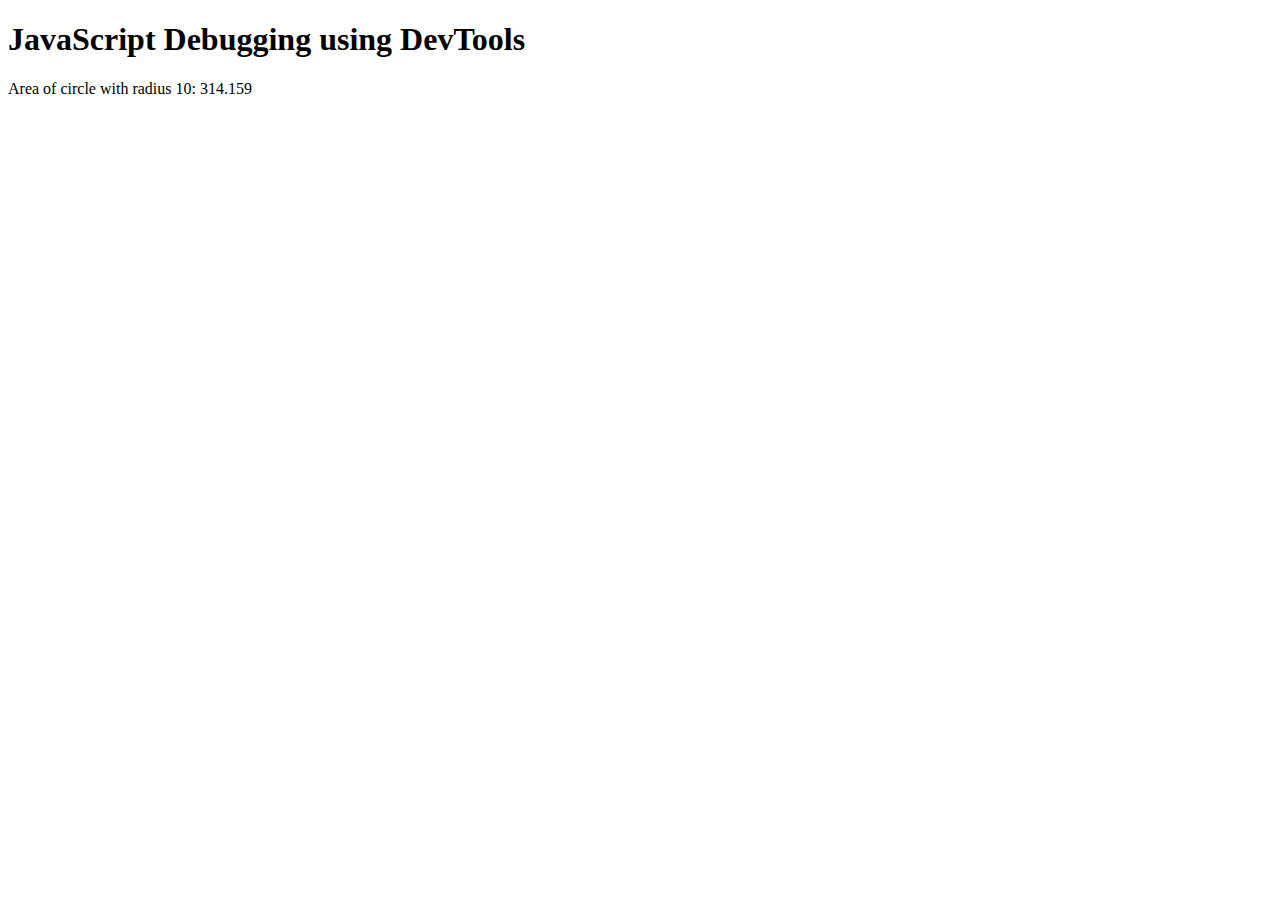
<file: week02/debugging.html>
<!DOCTYPE html>
<html lang="en">
<head>
    <meta charset="UTF-8">
    <meta name="viewport" content="width=device-width, initial-scale=1.0">
    <title>Document</title>
    <script src="scripts/debugging.js" defer></script>
</head>
<body>
    <h1>JavaScript Debugging using DevTools</h1>
    <p>Area of circle with radius <span id="radius"></span>: <span id="area"></span></p>
</body>
</html>
</file>
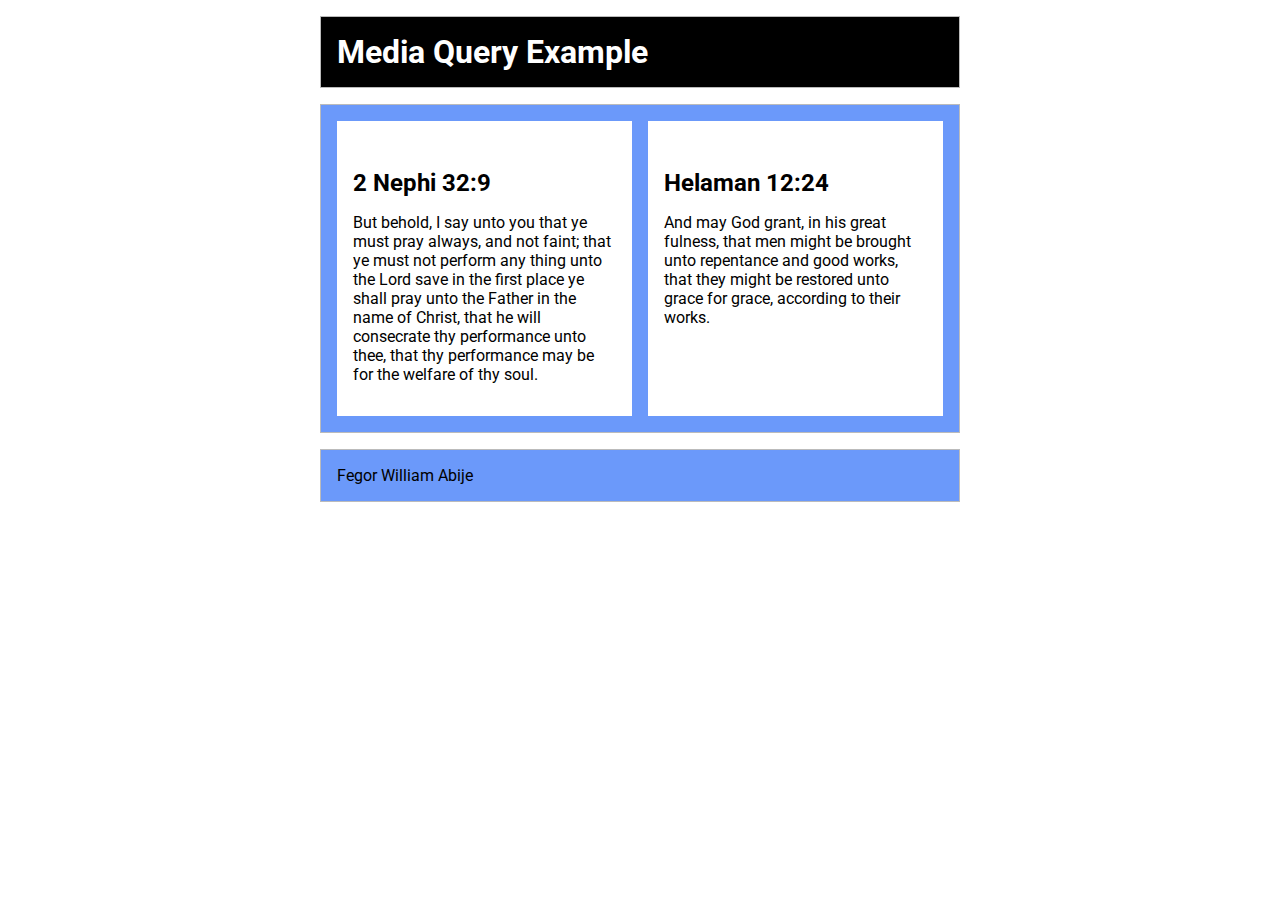
<file: week02/media-query.html>
<!DOCTYPE html>
<html lang="en">
    <head>
        <meta charset="UTF-8">
        <meta name="viewport" content="width=device-width; initial-scale= 1.0">
        <title>WDD 131 - Media Query</title>
        <meta name="description" content="Media query learning activity">
        <meta name="author" content="Fegor William Abije">
        <link rel="preconnect" href="https://fonts.googleapis.com">
        <link rel="preconnect" href="https://fonts.gstatic.com" crossorigin>
        <link href="https://fonts.googleapis.com/css2?family=Roboto&display=swap" rel="stylesheet">
        <link rel="stylesheet" href="styles/media-query.css">
        <link rel="stylesheet" href="styles/media-query-large.css">
    </head>

    <body>
        <header>
            <h1>Media Query Example</h1>
        </header>

        <main>
            <section>
                <h2>2 Nephi 32:9</h2>
                <p>But behold, I say unto you that ye must pray always, and not faint; that ye must not perform any thing unto the Lord save in the first place ye shall pray unto the Father in the name of Christ, that he will consecrate thy performance unto thee, that thy performance may be for the welfare of thy soul.</p>
            </section>

            <section>
                <h2>Helaman 12:24</h2>
                <p>And may God grant, in his great fulness, that men might be brought unto repentance and good works, that they might be restored unto grace for grace, according to their works.</p>
            </section>
        </main>

        <footer>
            Fegor William Abije
        </footer>
    </body>
</html>
</file>
<file: styles/base.css>
* {
    margin: 0;
    padding: 0;
    box-sizing: border-box;
}

body {
    /* background-color: rgb(169, 168, 168); */
    /* font-size: 1.2rem; */
    font-size: 1.6vw;
    color: black;
    font-family: 'Roboto', sans-serif;
}

header {
    width: 100%;
}

header span {
    display: block;
    text-align: center;
    /* font-size: 2rem; */
    font-size: 2.5vw;
    font-weight: bolder;
    padding: .5em;
    background-color: rgba(4, 4, 167 , .8);
    color: aliceblue;
    border-bottom: 1px solid black;
}

header nav ul {
    width: 100%;
    height: 100%;
    list-style: none;
    display: flex;
    /* font-size: larger; */
    justify-content: space-around;
    background-color: rgba(4, 4, 109, 1);
    border-bottom: 1px solid black;
    box-shadow: 0 5px 15px black;
    padding: 0 .5em;
}

header nav ul li {
    display: block;
    width: 100%;
    /* height: auto; */
    padding: .5em 0;
}

header nav ul li a {
    font-weight: 600;
    text-decoration: none;
    color: aliceblue;
    padding: .3em 0;
    display: block;
    width: 100%;
    border-radius: 5px;
    border-right: 1px solid rgb(37, 37, 179);
    border-left: 1px solid rgb(37, 37, 179);
    text-align: center;
}

header nav ul li a:hover, header nav ul li a:focus {
    /* background-color: rgba(4, 4, 167 , .8); */
    background-color: rgb(37, 37, 179);
    transition: all .5s ease-in-out;
}

main {
    width: 90%;
    margin: 0 auto;
    display: grid;
    grid-template-columns: 2fr 1fr;
    gap: 1em;
}

main h1 {
    grid-column: 1 / span 2;
    text-align: center;
    /* font-size: 2.5rem; */
    margin-top: .6em;
    color: rgba(4, 4, 167, .8);
    text-shadow: 0 -5px 25px black;
}

.card {
    border: 2px solid rgba(4, 4, 167, .8);
    border-radius: 12px;
}

.card .card-position {
    padding: 1em;
}

img {
    width: 150px;
    height: auto;
    border: 1px solid black;
    border-radius: 10px;
    /* box-shadow: 0 0 5px black; */
    /* float: right; */
}

.about-section h2, .resource-section h2 {
    background-color: rgba(4, 4, 167, .8);
    box-shadow: 0 5px 15px black;
    color: whitesmoke;
    /* font-size: medium; */
    font-size: 1.5vw;
    padding: .8em;
    border-radius: 10px 10px 0 0;
    text-align: center;
    /* margin-bottom: 1em; */
}

.about-section {
    box-shadow: -2px 5px 10px black;
}

.resource-section {
    box-shadow: 2px 5px 10px black;
}

.about-me {
    display: flex;
    gap: 1em;
    margin: 0 1em 0 0;
}

.about-me p {
    align-self: center;
}

.about-me img {
    width: 23%;
    height: auto;
    order: 2;
    border-radius: 30%;
}

.country {
    display: flex;
    flex-direction: column;
    margin: 0 10em 0 0;
}

.country h3 {
    text-align: center;
    border-bottom: 1px solid rgba(4, 4, 167, .8);
    border-bottom-left-radius: 3px;
    border-bottom-right-radius: 3px;
    margin: 0 2.5em 1em;
    padding-bottom: .2em;
    color: rgba(4, 4, 167, .8);
}

.about-nigeria {
    display: flex;
    gap: 1em;
    /* margin: 0 9em 0 0; */
}

.about-nigeria figure img {
    width: 100%;
    height: auto;
}

.about-nigeria :first-child figcaption {
    text-align: center;
    /* font-size: large; */
    font-style: italic;
    /* color: rgba(4, 4, 167, .8); */
}

.resources ul {
    width: 100%;
}

.resources ul li {
    list-style: none;
    text-align: center;
    /* margin: 2em 0; */
    /* display: block; */
}

.resources ul li a {
    display: block;
    text-decoration: none;
    width: 100%;
    border-top: 1px solid rgba(4, 4, 167 , .8);
    padding: 1.5em;
}

.resources ul li a:hover, .resources ul li a:focus {
    background-color: rgba(37, 37, 179, .8);
    color: whitesmoke;
    transition: all .5s ease-in-out;
}

footer {
    background-color: rgba(4, 4, 167 , .8);
    color: whitesmoke;
    /* display: flex;
    justify-content: space-between; */
    padding: 1em;
    margin-top: 1.5em;
    text-align: center;
    /* font-size: large; */
}

#lastmodified {
    color: yellow;
    font-size: 1.4vw;
    margin-top: .5vw;
}
</file>
<file: week01/styles/layout.css>
* {
    margin: 0;
    padding: 0;
    box-sizing: border-box;
}

body {
    font-family: Arial, Helvetica, sans-serif;
    /* background: #333; */
    /* color: #fff; */
    padding: .5rem;
    display: grid;
    grid-template: auto 1fr auto / 50% auto;
    height: 100vh;
    font-size: x-large;
}

header {
    /* padding-top: 1rem; */
    grid-column: 1 / span 3;
    /* height: 10vh; */
    background: #272626;
    color: #fff;
}

div, main, aside, footer {
    padding: 1rem 2rem 0 ;
    font-family: 'Times New Roman', Times, serif;
}

nav {
    width: 100%;
    background: #000000;
    margin-top: 3rem;
    padding: 1rem;
    font-size: large;
}

nav ul {
    width: 100%;
    text-align: center;
    list-style: none;
    display: flex;
    justify-content: space-around;
    gap: 1rem;
    text-align: center;
}

main {
    grid-column: 1 / span 2;
    background: #b4b2b2;
}

aside {
    background: #f4f4f4;
}

footer {
    grid-column: 1 / span 3;
    text-align: center;
    height: 15vh;
    background: #272626;
    color: #fff;
    padding-bottom: 10rem;
    /* font-weight: 600; */
}
</file>
<file: week05/styles/forms.css>
:root {
    --primary-color: #4a148c; /* Dark Purple */
    --bg-color: #d1c4e9;      /* Light Purple */
    --text-color: #212121;
    --accent-color: #ffffff;
}

body {
    font-family: 'Segoe UI', Tahoma, Geneva, Verdana, sans-serif;
    background-color: #f4f4f4;
    color: var(--text-color);
    margin: 0;
    display: flex;
    flex-direction: column;
    align-items: center;
}

header {
    background-color: var(--primary-color);
    color: white;
    width: 100%;
    text-align: center;
    padding: 1rem 0;
}

main {
    background-color: var(--bg-color);
    padding: 20px;
    margin: 20px;
    border-radius: 8px;
    max-width: 500px;
    width: 90%;
    box-shadow: 0 4px 6px rgba(0,0,0,0.1);
}

fieldset {
    border: none;
    display: flex;
    flex-direction: column;
}

label, p {
    margin-top: 15px;
    font-weight: bold;
    display: block;
}

.required {
    color: #b71c1c;
}

input[type="text"], input[type="date"], select, textarea {
    width: 100%;
    padding: 10px;
    margin-top: 5px;
    border: 1px solid #9e9e9e;
    border-radius: 4px;
    box-sizing: border-box;
}

.checkbox-group label {
    font-weight: normal;
    margin-top: 5px;
}

input[type="submit"] {
    margin-top: 25px;
    padding: 15px;
    background-color: var(--accent-color);
    color: var(--primary-color);
    border: 2px solid var(--primary-color);
    font-weight: bold;
    cursor: pointer;
    transition: 0.3s;
}

input[type="submit"]:hover {
    background-color: var(--primary-color);
    color: white;
}

footer {
    background-color: var(--primary-color);
    color: white;
    width: 100%;
    text-align: center;
    padding: 20px 0;
    margin-top: auto;
}
</file>
<file: week03/styles/place.css>
* {
    margin: 0;
    padding: 0;
    box-sizing: border-box;
}

body {
    font-family: Arial, sans-serif;
    line-height: 1.6;
    background-color: #f4f4f4;
    color: #333;
}

header {
    background-color: rgb(3, 122, 3);
    color: #f3f0f0;
    padding: .5rem 0;
    text-align: center;
    font-size: 1.5rem;
}

main {
    width: 100%;
}

.hero-section img{
    width: 100%;
    height: auto;
    border-top: 1rem solid white;
    border-bottom: 1rem solid rgb(3, 122, 3);
}

section {
    padding: 10px;
    background-color: #fff;
    margin: 20px auto;
    width: 90%;
    box-shadow: 0 0 10px rgba(0,0,0,0.1);
    text-align: center;
    border-radius: 10px;
}

section h2 {
    color: rgb(3, 122, 3);
    margin-bottom: 10px;
    font-size: 2em;
}

ul {
    list-style-type: none;
    padding: 0;
}

ul li {
    margin: 10px 0;
    font-size: 1.2em;
}

.weather-icon {
    width: 70px;
    height: auto;
    margin: 1rem;
}

footer {
    background-color: rgb(3, 122, 3);
    color: #f3f0f0;
    text-align: center;
    padding: 10px 0;
    width: 100%;
    bottom: 0;
    margin-top: 1rem;
}

@media  (min-width: 1024px) {
    .data-section {
        width: 30%;
        height: auto;
        position: absolute;
        left: 20px;
        top: 100px;
        font-size: 90%;
        /* transform: translateY(-50%); */
    }

    .weather-section {
        width: 25%;
        height: auto;
        position: absolute;
        right: 20px;
        bottom: -290px;
        font-size: 90%;
        /* transform: translateY(-50%); */
    }

    .weather-section h2::after {
        content: "⛅";
        margin-left: 1em;
    }

    .weather-icon {
        display: none;
    }

    section {
        opacity: 0.8;
    }

    section h2 {
        background-color: rgb(3, 122, 3);
        color: #f3f0f0;
    }

    .hero-section img {
        border: none;
    }

    footer {
        margin: 0;
    }
}
</file>
<file: styles/temples.css>
* {
    margin: 0;
    padding: 0;
    box-sizing: border-box;
}

body {
    font-family: 'Courier New', Courier, monospace;
    background-color: #f4f4f4;
    color: #333;
    line-height: 1.6;
    /* padding: 20px; */
    font-family: "Roboto", sans-serif;
}

header {
    width: 100%;
    /* gap: 2rem; */
}

footer {
    background-color: #214A22;
    color: white;
    text-align: center;
    padding: 1rem;
    margin-top: 2rem;
    /* font-weight: bold; */
}

#lastmodified {
    font-size: 0.9rem;
    color: #F5F5F5;
    font-weight: 700;
}

nav {
    background-color: #214A22;
    color: #F5F5F5;
    display: flex;
    justify-content: space-between;
    align-items: center;
    padding: .5rem;
    font-size: 1.5rem;
    font-weight: bolder;
    padding: 1rem 1rem;
}

.menu-toggle {
    background: transparent;
    width: 40px;
    height: 30px;
    display: flex;
    flex-direction: column;
    row-gap: 3px;
}

.bar {
  width: 100%;
  height: 100%;
  background: whitesmoke;
  border-radius: 5px;
}

.menu {
  display: none;
}

.menu.active {
  width: 100%;
  position: absolute;
  top: 60px;
  left: 0;
  display: flex;
  flex-direction: column;
  background: #333;
}

.menu.active li {
  width: 100%;
}

.menu.active li, .menu.active li a {
  /* width: 100%; */
  height: 100%;
  list-style: none;
  text-decoration: none;
  text-align: center;
  color: whitesmoke;
  padding: 1rem;
}

.menu.active li a {
  width: 100%;
}

.menu.active li a:hover {
  background: rgba(0, 255, 0, 0.1);
}

.menu-toggle.active .bar:nth-child(2) {
  opacity: 0;
}

.menu-toggle.active .bar:nth-child(1) {
  transform: translateY(8px) rotate(50deg);
  transition: all .3s ease-in-out;
}

.menu-toggle.active .bar:nth-child(3) {
  transform: translateY(-8px) rotate(-50deg);
  transition: all .3s ease-in-out;
}

main {
    width: 90%;
    max-width: 100%;
    margin: 1rem auto;
    padding: 1rem;
    border-radius: 15px;
    box-shadow: 0 4px 40px rgba(0, 0, 0, 0.1);
}

h1 {
    text-align: center;
    margin: 2rem;
    color: #214A22;
}

.temples-grid {
    width: 100%;
    height: auto;
    display: grid;
    grid-template-columns: repeat(auto-fill, minmax(250px, 1fr));
    gap: 3rem;
}

img {
    width: 100%;
    height: auto;
    border-radius: 10px;
}

figure {
    box-shadow: 0 4px 8px rgba(0, 0, 0, 0.1);
    padding: 1rem;
    background-color: rgba(76, 175, 80 , 0.7);
    border-radius: 10px;
}

figure:hover {
    transform: scale(1.05);
    transition: transform 0.3s ease;
}

figcaption {
  width: 100%;
    text-align: center;
    margin-top: 0.5rem;
    font-weight: bold;
}
</file>
<file: styles/temples-large.css>
@media screen and (min-width: 50em) {
    .menu-toggle {
      /* transition: all .7s eas-in-out; */
      display: none;
    }
    
    .menu {
      display: flex;
    }

    .menu {
      list-style: none;
      display: flex;
      gap: 1rem;
      padding: 10px;
      font-size: large;
    }

    .menu li a {
      color: white;
      text-decoration: none;
      font-weight: bold;
    }

    .menu li a:hover, .menu li a:focus {
      background-color: rgba(0, 0, 0, 0.1);
      border-radius: 15px;
      transition: all 0.3s ease;
      padding: .7rem 2rem;
    }
}
</file>
<file: project/styles/siteplan.css>
* {
    margin: 0;
    padding: 0;
    box-sizing: border-box;
}

body {
    background-color: #F8F9FA;
    font-family: "Inter-Regular", sans-serif;
}

header {
    background-color: #2D6A4F;
    text-align: center;
    color: #FFFFFF;
    padding: 1.5em;
    margin-bottom: 1em;
    font-weight: normal;

}

main {
    width: 80%;
    margin: 0 auto;
    text-align: center;
    background-color: #4b7663;
    border-radius: 10px;
    padding: 2em;
}

p {
    margin-bottom: 1em;
    line-height: 1.5;
    padding: 0 6%;
}

ul {
    /* color: #2D6A4F; */
    padding: 1em;
    text-decoration: none;
    /* font-weight: normal; */
    list-style-position: inside;
}

p, li {
    color: #212529;
    font-size: 1.3em;
}

h2, h3 {
    font-family: "Roboto", sans-serif;
    color: #F8F9FA;
    margin-bottom: .5em;
    margin-top: 1em;
    text-align: center;
    background-color: #2D6A4F;
}

.project-name {
    font-size: 2em;
    font-weight: bold;
    color: #212529;
    background-color: none;
    padding: .5em;
    border-radius: 5px;
    margin-top: 0.5em;
}

.primary-color {
    background-color: #2D6A4F;
    color: #FFFFFF;
}

.secondary-color {
    background-color: #F8F9FA;
    color: #212529;     
}

.accent-color {
    background-color: #212529;
    color: #FFFFFF;     
}

div {
    background-color: #FFFFFF;
    border: 1px solid #CED4DA;
    border-radius: 10px;
    padding: 1em;
    margin-top: 1em;
    margin-bottom: 1em;
    display: flex;
    flex-direction: column;
    align-items: center;
    justify-content: center;
    gap: 4em;
}

img {
    width: 20em;
    height: auto;
}

figcaption {
    font-size: 1em;
    text-align: center;
    color: #6C757D;
    margin-top: .5em;
    text-align: center;
    font-weight: bold;
}

footer {
    background-color: #2D6A4F;
    text-align: center;
    padding: .5em;
    margin-top: 1em;
    color: #FFFFFF;
}
</file>
<file: week02/styles/bom.css>
* {
	margin: 0;
	padding: 0;
}

body {
	height: 100vh;
	display: flex;
	flex-direction: column;
	align-items: center;
	justify-content: center;
	font-family: Acme, Arial, sans-serif;
}

h1 {
	font-size: 1.5rem;
}

main {
	margin: 1rem auto;
	border: 1px solid rgb(0 0 0 / 0.1);
	padding: 1rem;
	background-color: #ddd;
	display: flex;
	flex-direction: column;
}

input,
button {
	padding: 0.5rem;
}

button {
	margin: 0.5rem;
}

.delete {
	width: fit-content;
}

.input {
	display: flex;
	gap: 1rem;
}

.list {
	padding: 0.5rem;
}

ul {
	margin: 1rem;
	list-style: none;
}

li {
	display: flex;
	align-items: center;
	justify-content: space-between;
}

@media only screen and (min-width: 32.5em) {
	h1 {
		font-size: 2rem;
	}

	main {
		width: 320px;
	}
}
</file>
<file: week02/styles/media-query.css>
* {
    margin: 0;
    padding: 0;
    box-sizing: border-box;
}

body {
    font-family: 'Roboto', sans-serif;
    /* font-size: 1.2rem; */
}

header, main, footer {
    max-width: 640px;
    margin: 1rem auto;
    border: 1px solid #bbb;
    background-color: rgb(107, 153, 250);
    padding: 1rem;
}

main {
    display: grid;
    grid-template-columns: 1fr;
    gap: 1rem;
}

section {
    padding: 2rem 1rem ;
    background-color: #fff;
}

section h2 {
    padding: 1rem 0 1rem 0;
}
</file>
<file: week02/styles/media-query-large.css>
@media screen and (min-width: 500px) {
    header {
        background-color: #000;
        color: #fff;
    }

    main {
        grid-template-columns: 1fr 1fr;
    }
}
</file>
<file: project/styles/grownow.css>
/* 1. Root Variables & Reset */
:root {
    --primary: #2D6A4F;    /* Site Plan Primary */
    --secondary: #F8F9FA;  /* Site Plan Secondary */
    --accent: #212529;     /* Site Plan Accent */
    --white: #ffffff;
    --error: #c0392b;
    --shadow: 0 4px 12px rgba(0,0,0,0.08);
}

* { 
    box-sizing: border-box; 
    margin: 0; 
    padding: 0; 
}

body {
    font-family: 'Inter', sans-serif; /* Fallback to Inter from link element */
    background-color: var(--secondary);
    color: var(--accent);
    line-height: 1.6;
}

h1, h2, h3, .logo {
    font-family: 'Montserrat', sans-serif;
    color: var(--primary);
}

/* 2. Layout Navigation */
header {
    background: var(--white);
    padding: 1rem 5%;
    display: flex;
    justify-content: space-between;
    align-items: center;
    box-shadow: var(--shadow);
    position: sticky;
    top: 0;
    z-index: 1000;
}

.logo {
    font-size: 1.5rem;
    font-weight: 700;
    text-decoration: none;
}

.nav-links { 
    display: flex; 
    list-style: none; 
    gap: 2rem; 
}

.nav-links a { 
    text-decoration: none; 
    color: var(--accent); 
    font-weight: 500;
    transition: color 0.3s;
}

.nav-links a:hover {
    color: var(--primary);
}

/* 3. Common Page Structures */
.page-title {
    margin-bottom: 30px;
}

.container { 
    max-width: 1100px; 
    margin: auto; 
    padding: 40px 20px; 
}

.feature-list {
    display: flex;
    flex-direction: column;
    gap: 25px;
    margin-top: 30px;
}

.feature-card {
    background: var(--white);
    padding: 40px;
    border-radius: 15px;
    box-shadow: var(--shadow);
    border-top: 4px solid var(--primary);
    margin-bottom: 1.9em;
}

/* Images in feature cards */
.feature-card img {
    width: 100%;
    border-radius: 10px;
    margin-top: 20px;
}

/* 4. Landing Page Components */
.hero {
    padding: 80px 20px;
    text-align: center;
    background: linear-gradient(135deg, #e9f5ee 0%, #f8f9fa 100%);
}

.feature-grid {
    display: grid;
    grid-template-columns: repeat(auto-fit, minmax(200px, 1fr));
    gap: 20px;
    margin: 40px 0;
}

.feature-item {
    background: var(--primary);
    color: white;
    aspect-ratio: 1/1;
    display: flex;
    flex-direction: column;
    justify-content: center;
    align-items: center;
    text-align: center;
    padding: 20px;
    border-radius: 20px;
    /* clip-path: polygon(50% 0%, 100% 50%, 50% 100%, 0% 50%); */
}

.feature-item h3 {
    color: var(--accent);
    font-size: 2.2rem;
    margin-bottom: 10px;
    z-index: 999;
}

/* 5. App Dashboard Styles */
.form-box {
    background: var(--white);
    padding: 35px;
    border-radius: 15px;
    box-shadow: var(--shadow);
    max-width: 600px;
    margin: 0 auto 50px;
}

form label {
    display: block;
    margin-bottom: 8px;
    font-weight: 600;
    font-size: 0.9rem;
}

input[type="text"], select {
    width: 100%;
    padding: 12px;
    margin-bottom: 20px;
    border: 2px solid #eaedf0;
    border-radius: 8px;
    font-family: 'Inter', sans-serif;
    font-size: 1rem;
}

.btn-primary {
    background-color: var(--primary);
    color: white;
    padding: 14px 28px;
    margin-top: 2em;
    border: none;
    border-radius: 8px;
    font-weight: 600;
    cursor: pointer;
    transition: 0.3s;
    display: inline-block;
    text-decoration: none;
    width: 100%;
}

.btn-primary:hover {
    opacity: 0.9;
    transform: translateY(-2px);
}

.goal-item {
    display: flex;
    justify-content: space-between;
    align-items: center;
    background: var(--white);
    padding: 20px;
    border-radius: 10px;
    border-left: 8px solid var(--primary);
    box-shadow: 0 2px 8px rgba(0,0,0,0.05);
}

section h2 {
    text-align: center;
    margin-bottom: 30px;
}

.tracker-intro {
    /* font-size: 2.5rem; */
    text-align: center;
    margin-bottom: 30px;
}

/* 6. Footer */
footer {
    background: var(--primary);
    color: var(--white);
    text-align: center;
    padding: 30px 20px;
    margin-top: 50px;
}

/* Responsive Logic */
@media (max-width: 768px) {
    .nav-links { display: none; } /* Could be replaced with a menu icon later */
    .menu-button {
        background-color: none;
    }

    .menu-bar {
        background-color: var(--accent);
        width: 40px;
        height: 5px;
        margin: 6px 0;
        border-radius: 15px;
        /* z-index: 999; */
    }

    .hero h1 { font-size: 1.8rem; }
    .goal-item {
        flex-direction: column;
        text-align: center;
        gap: 15px;
    }
}
</file>
